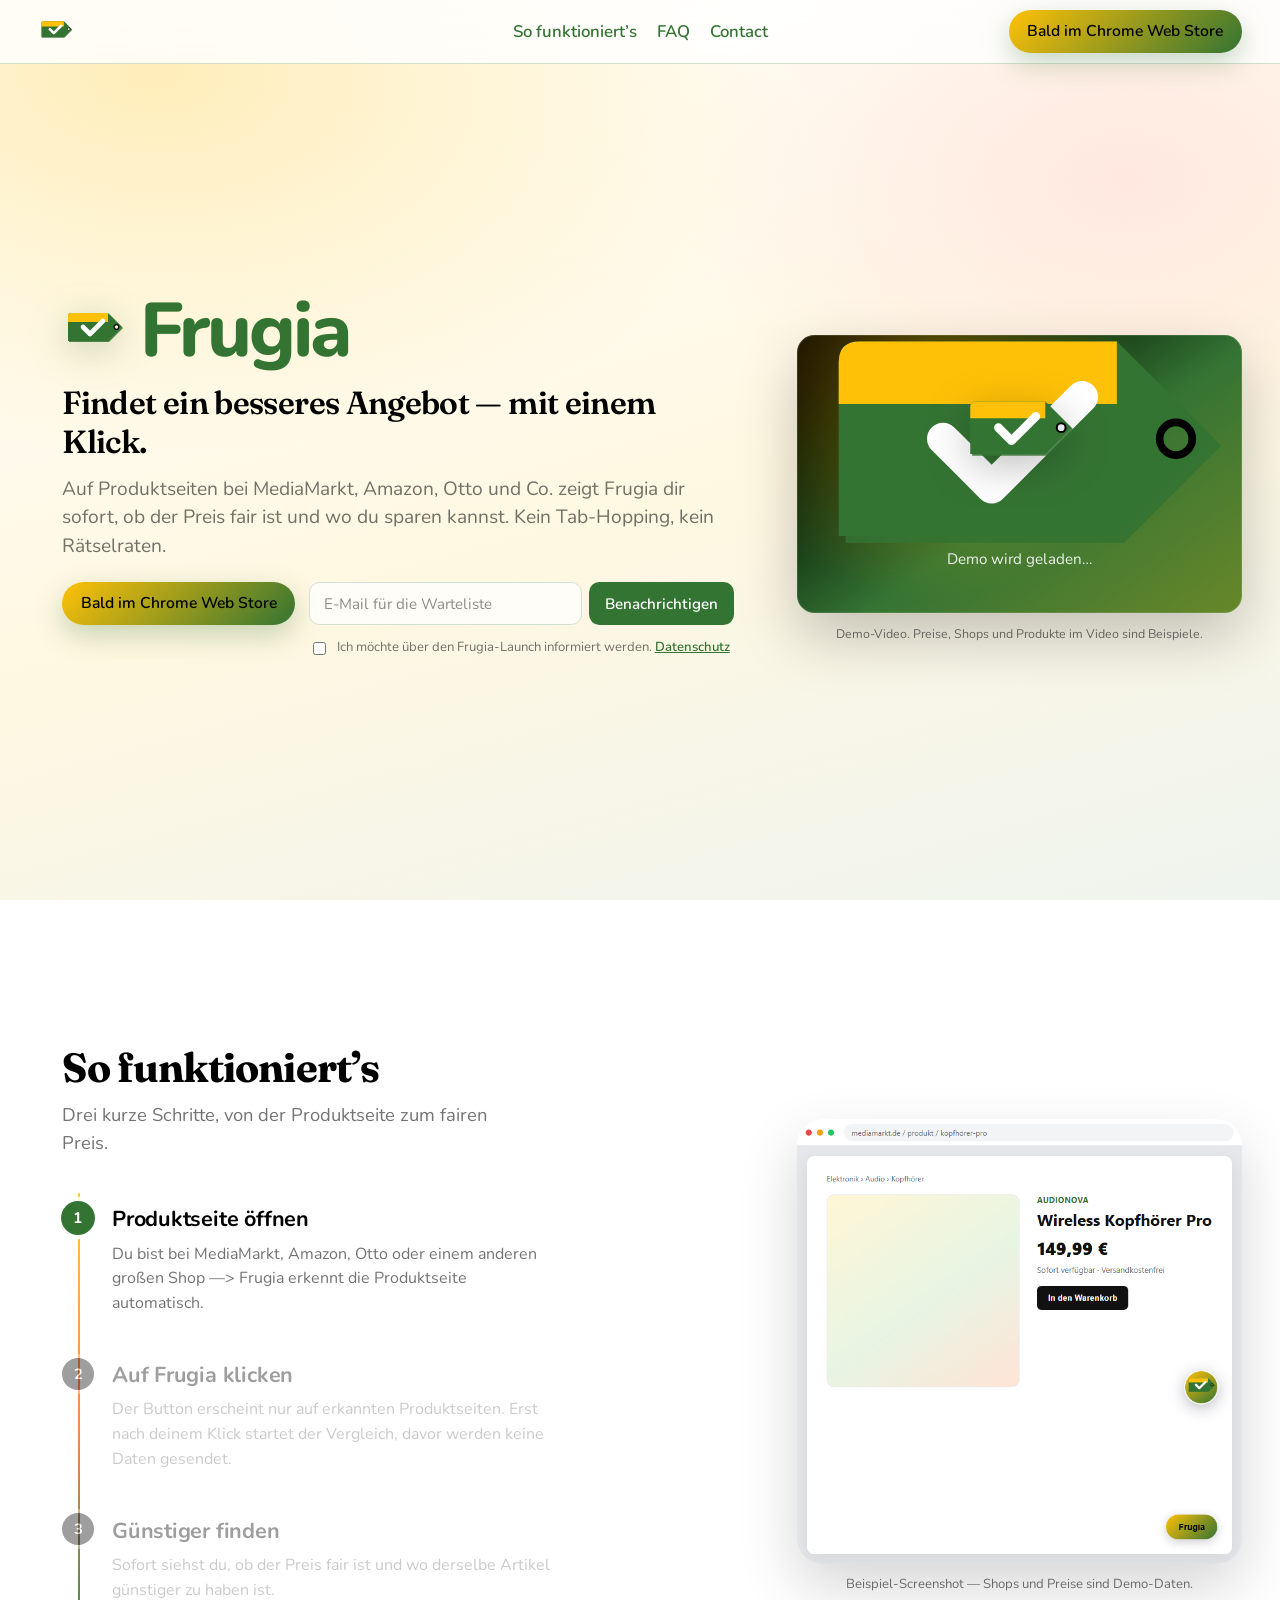
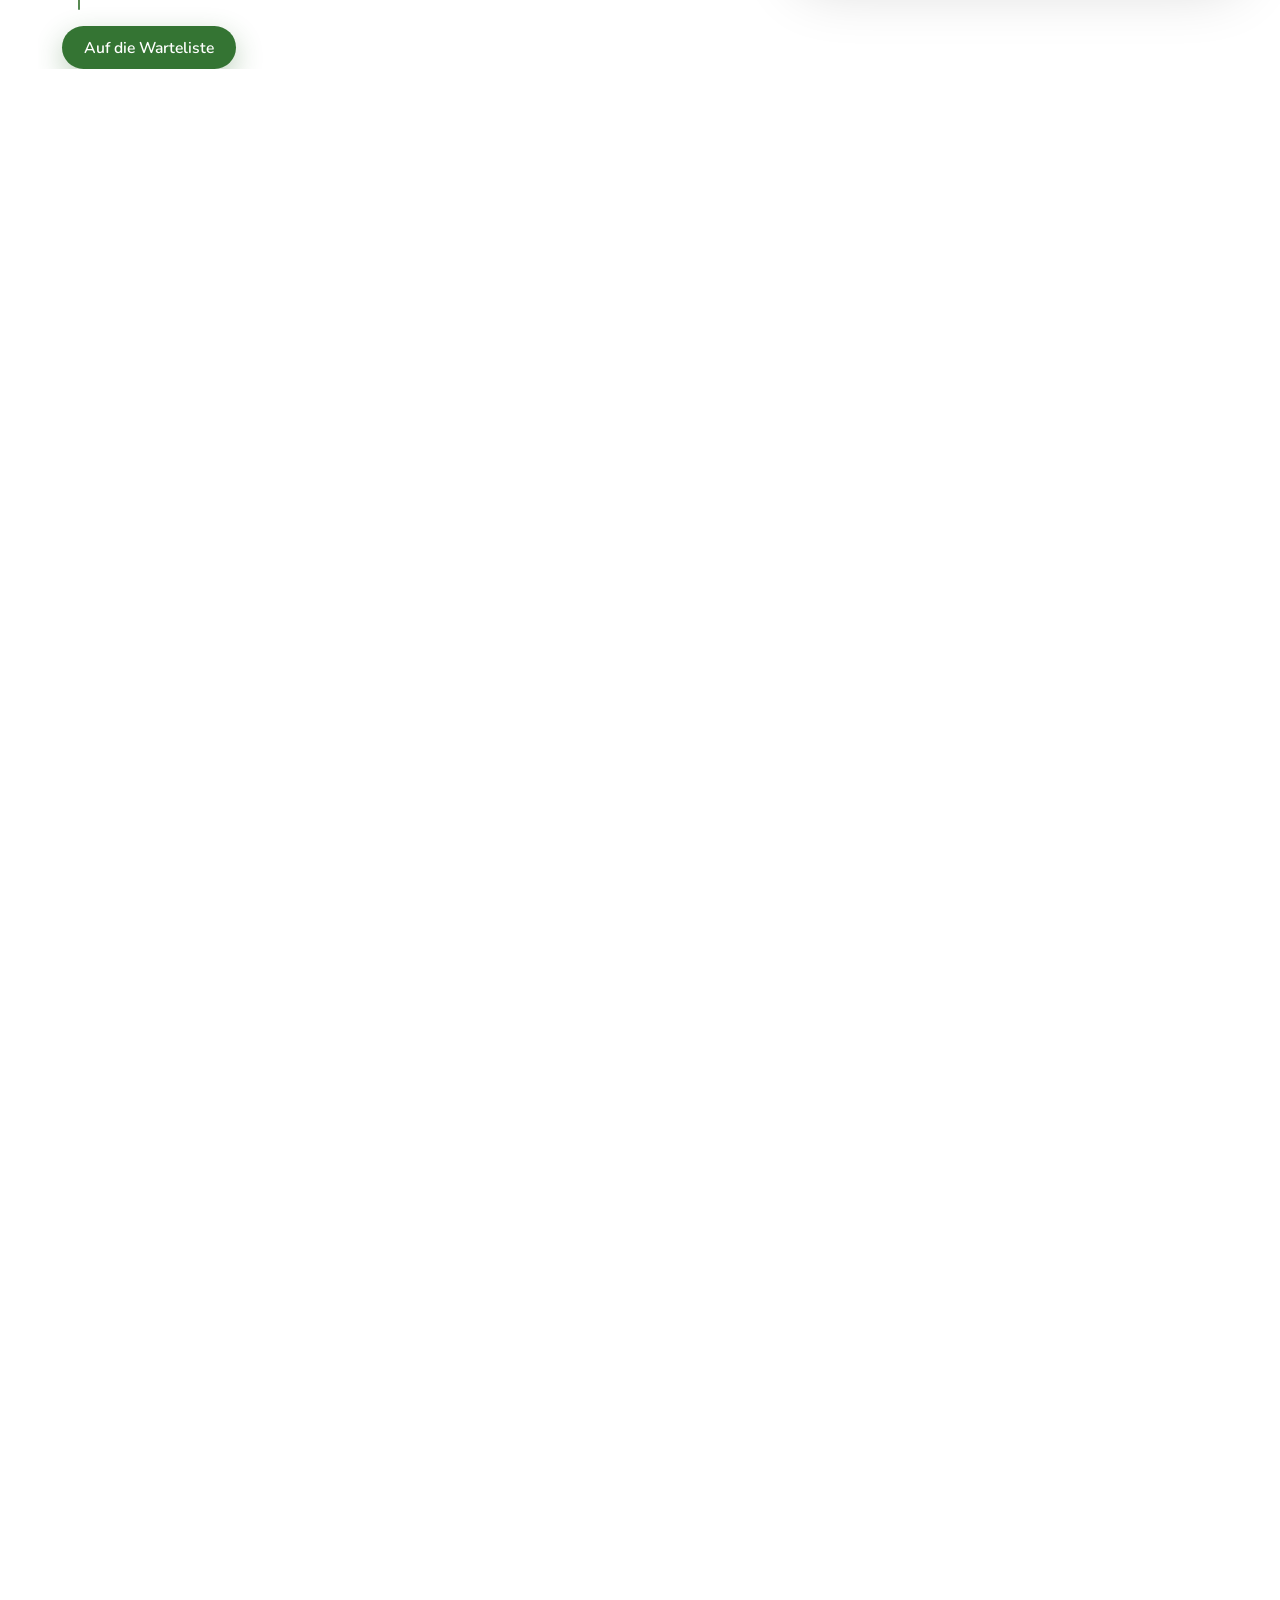
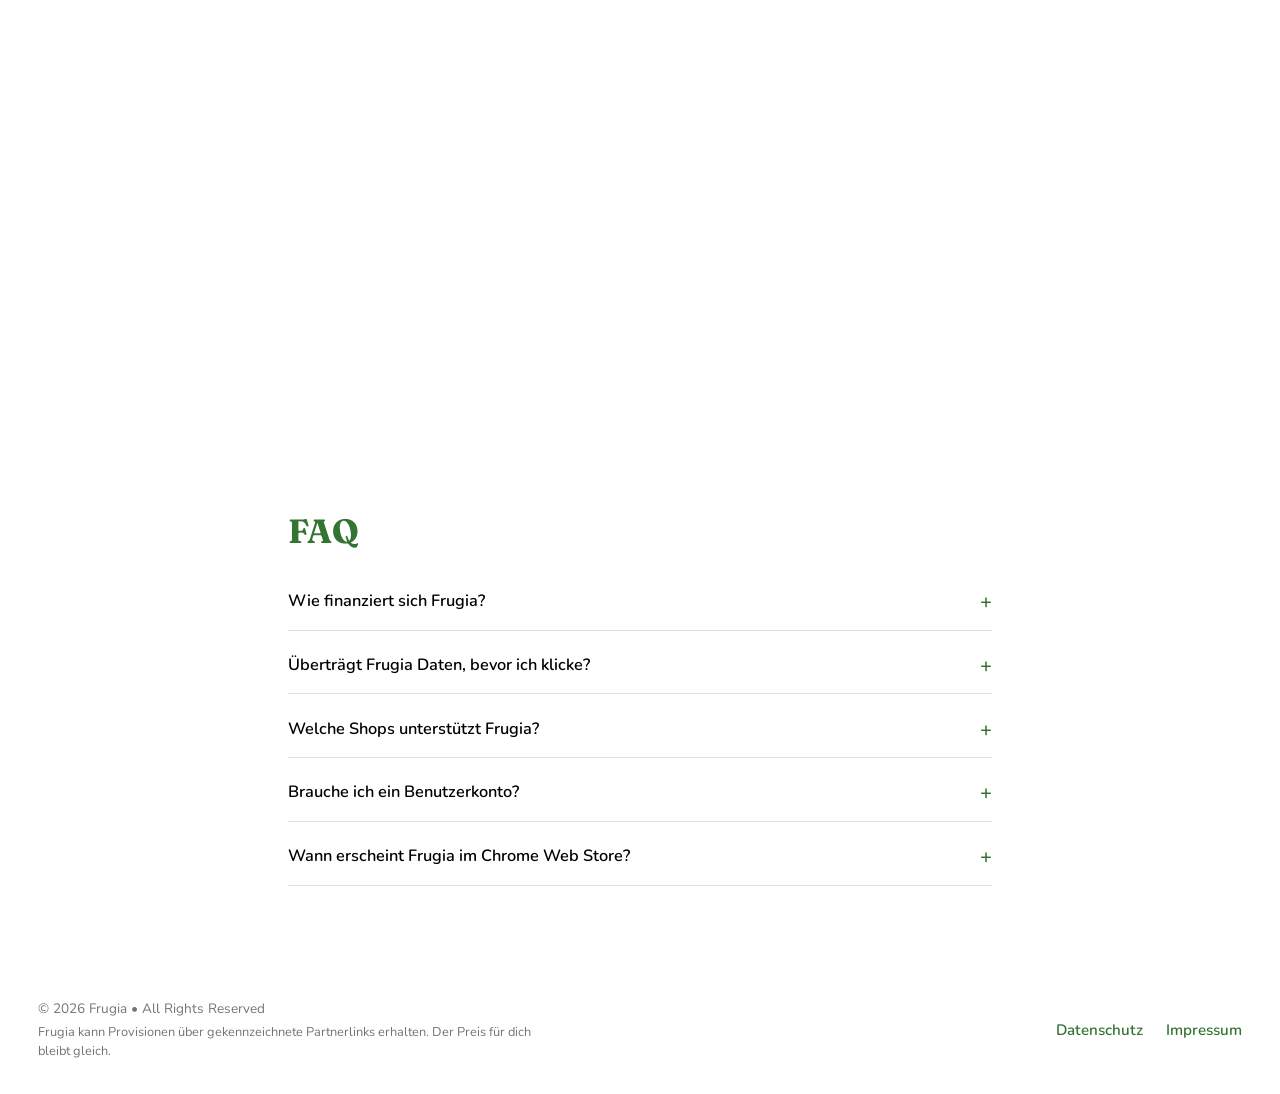
<file: index.html>
<!DOCTYPE html>
<html lang="de">
  <head>
    <meta charset="utf-8" />
    <meta name="viewport" content="width=device-width, initial-scale=1" />
    <link rel="icon" href="./frugia-fresh.svg" type="image/svg+xml" />
    <title>Frugia — Preisvergleich auf Klick</title>
    <meta
      name="description"
      content="Frugia ist eine Chrome-Erweiterung für deutsche Shops: ein Klick zeigt, ob der Preis fair ist und wo es günstiger geht."
    />
    <link rel="canonical" href="https://frugia.de/" />
    <!-- Awin -->
    <link rel="preconnect" href="https://fonts.googleapis.com" />
    <link rel="preconnect" href="https://fonts.gstatic.com" crossorigin />
    <link
      href="https://fonts.googleapis.com/css2?family=Fraunces:opsz,wght@9..144,600;9..144,700&family=Nunito:wght@400;600;700;800&display=swap"
      rel="stylesheet"
    />
    <script type="module" crossorigin src="./assets/main-BnHb24l8.js"></script>
    <link rel="modulepreload" crossorigin href="./assets/styles-DeHKLebg.js">
    <link rel="stylesheet" crossorigin href="./assets/styles-Dq2VAF1b.css">
      <script src="./brevo-config.js"></script>
  </head>
  <body>
    <noscript>
      <h1>Frugia — Preisvergleich auf Klick</h1>
      <p>
        Frugia ist eine Chrome-Erweiterung für deutsche Online-Shops. Auf
        Produktseiten bei MediaMarkt, Amazon, Otto und Co. zeigt Frugia mit
        einem Klick, ob der Preis fair ist und wo es günstiger geht.
      </p>
    </noscript>
    <div id="root"></div>
  </body>
</html>
</file>
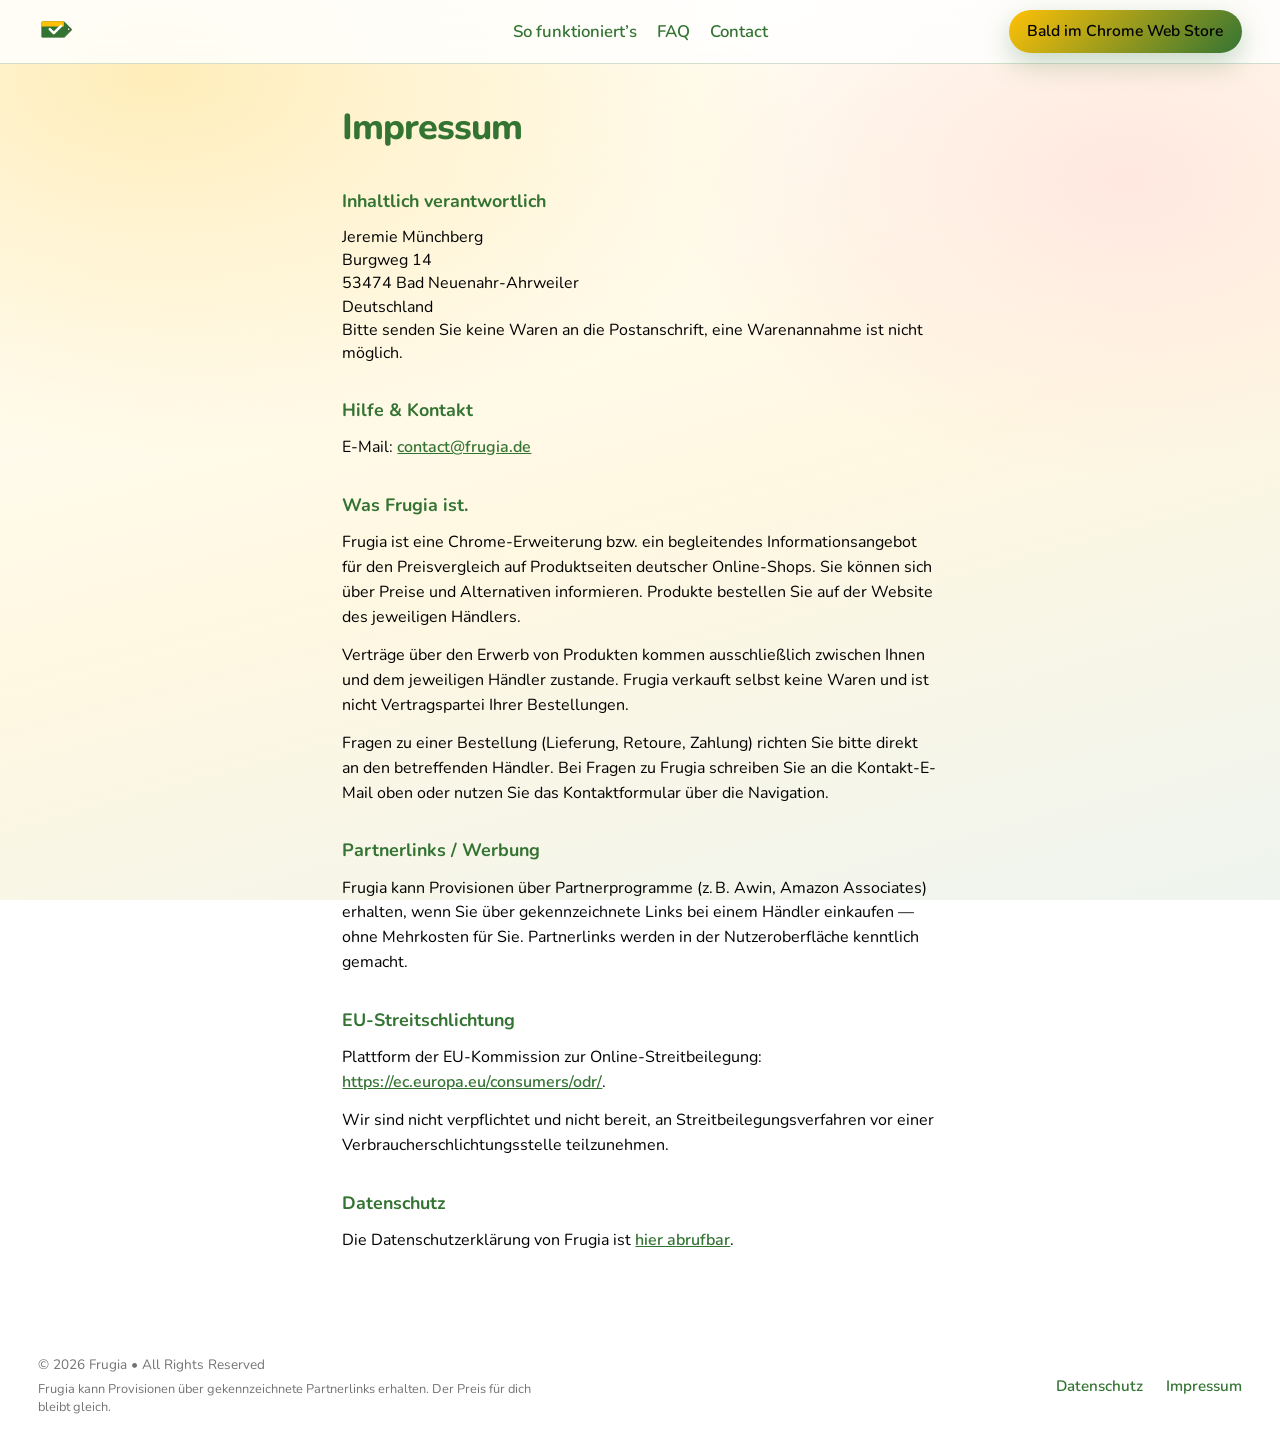
<file: impressum.html>
<!DOCTYPE html>
<html lang="de">
  <head>
    <meta charset="utf-8" />
    <meta name="viewport" content="width=device-width, initial-scale=1" />
    <link rel="icon" href="./frugia-fresh.svg" type="image/svg+xml" />
    <title>Impressum — Frugia</title>
    <meta name="description" content="Impressum und Anbieterkennzeichnung von Frugia." />
    <link rel="canonical" href="https://frugia.de/impressum.html" />
    <link rel="preconnect" href="https://fonts.googleapis.com" />
    <link rel="preconnect" href="https://fonts.gstatic.com" crossorigin />
    <link
      href="https://fonts.googleapis.com/css2?family=Fraunces:opsz,wght@9..144,600;9..144,700&family=Nunito:wght@400;600;700;800&display=swap"
      rel="stylesheet"
    />
    <script type="module" crossorigin src="./assets/impressum-B0s2U4Rv.js"></script>
    <link rel="modulepreload" crossorigin href="./assets/styles-DeHKLebg.js">
    <link rel="modulepreload" crossorigin href="./assets/LegalShell-BKi_blCk.js">
    <link rel="stylesheet" crossorigin href="./assets/styles-Dq2VAF1b.css">
  </head>
  <body>
    <div id="root"></div>
  </body>
</html>
</file>
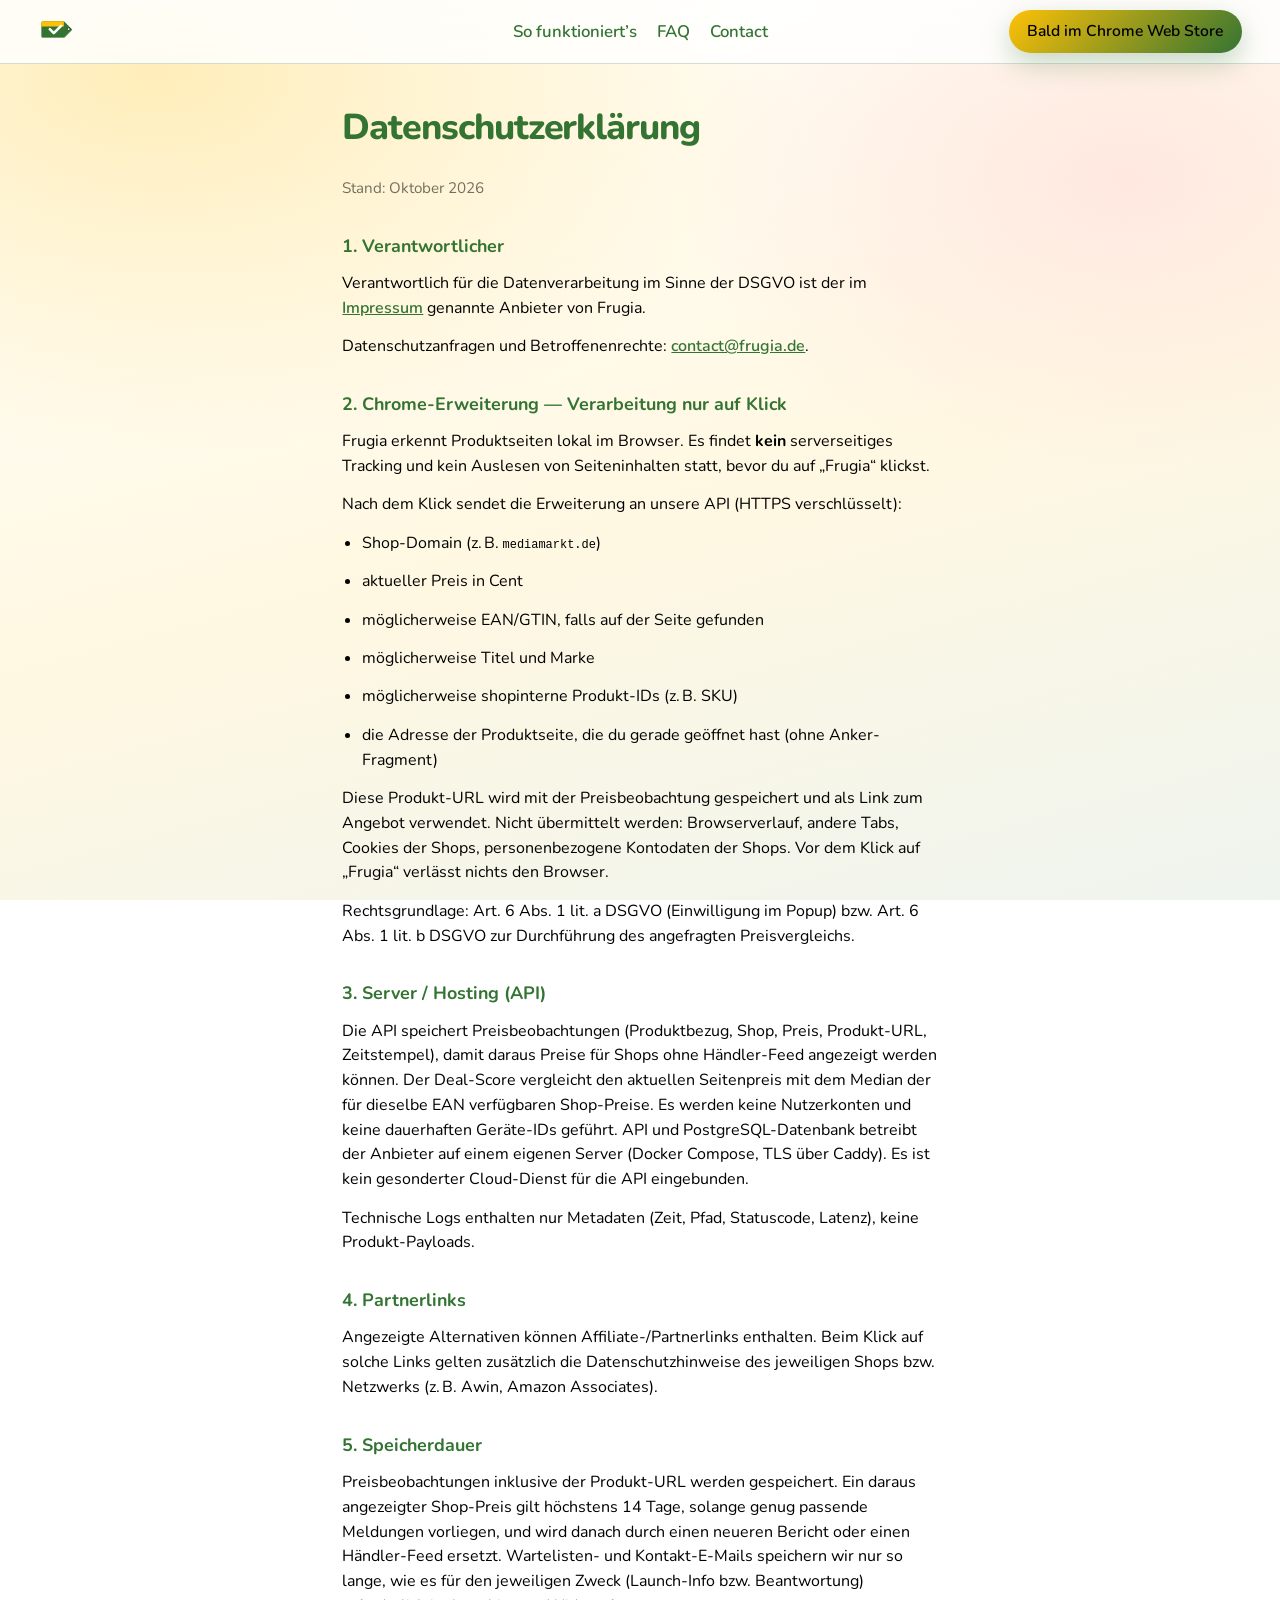
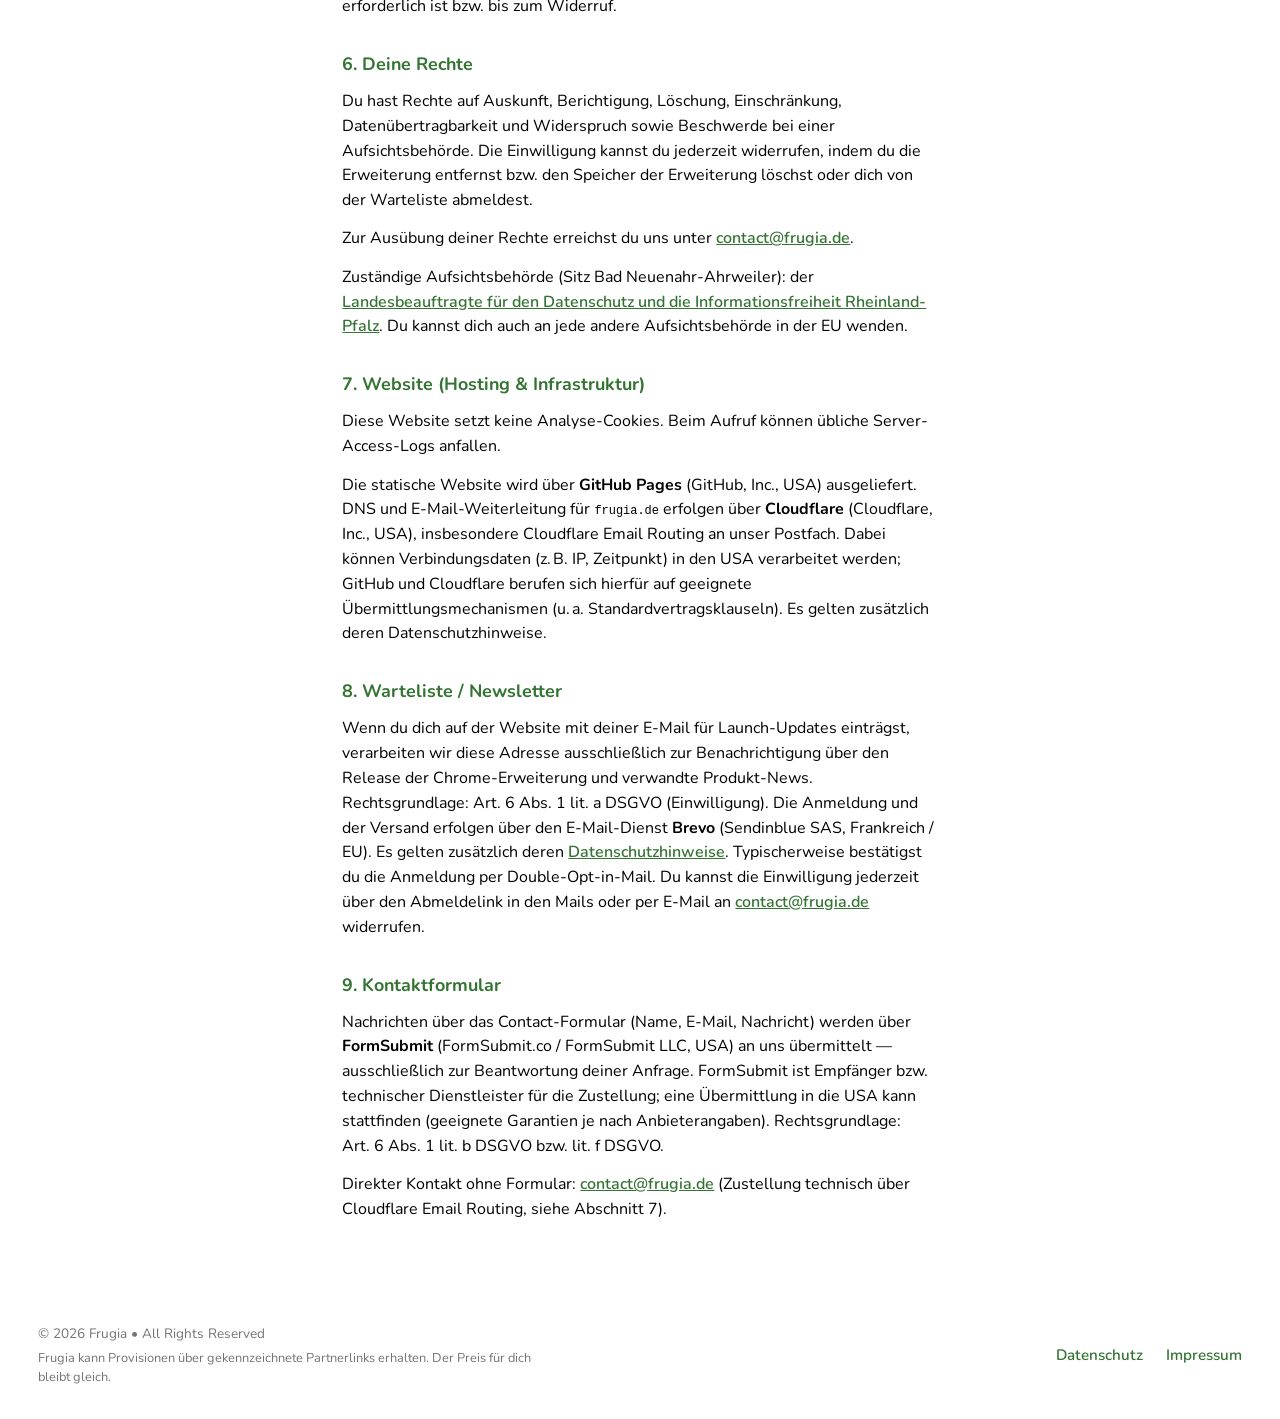
<file: privacy.html>
<!DOCTYPE html>
<html lang="de">
  <head>
    <meta charset="utf-8" />
    <meta name="viewport" content="width=device-width, initial-scale=1" />
    <link rel="icon" href="./frugia-fresh.svg" type="image/svg+xml" />
    <title>Datenschutzerklärung — Frugia</title>
    <meta
      name="description"
      content="Datenschutzerklärung von Frugia zur Chrome-Erweiterung und Website."
    />
    <link rel="canonical" href="https://frugia.de/privacy.html" />
    <link rel="preconnect" href="https://fonts.googleapis.com" />
    <link rel="preconnect" href="https://fonts.gstatic.com" crossorigin />
    <link
      href="https://fonts.googleapis.com/css2?family=Fraunces:opsz,wght@9..144,600;9..144,700&family=Nunito:wght@400;600;700;800&display=swap"
      rel="stylesheet"
    />
    <script type="module" crossorigin src="./assets/privacy-DdfgFTr3.js"></script>
    <link rel="modulepreload" crossorigin href="./assets/styles-DeHKLebg.js">
    <link rel="modulepreload" crossorigin href="./assets/LegalShell-BKi_blCk.js">
    <link rel="stylesheet" crossorigin href="./assets/styles-Dq2VAF1b.css">
  </head>
  <body>
    <div id="root"></div>
  </body>
</html>
</file>
<file: assets/styles-Dq2VAF1b.css>
:root{--green: #347433;--yellow: #FFC107;--orange: #FF6F3C;--red: #B22222;--ink: #000000;--paper: #FFFFFF;--berry: #347433;--berry-bright: #FFC107;--berry-deep: #347433;--accent-warm: #FF6F3C;--accent-hot: #B22222;--mist: color-mix(in srgb, #347433 22%, #FFFFFF);--text-muted: rgba(0, 0, 0, .55);--surface: rgba(255, 255, 255, .72);--phi: 1.618;--phi-major: 61.8%;--phi-minor: 38.2%;--nav-h: 4rem;--control-h: 2.65rem}*{box-sizing:border-box}html,body{margin:0;height:100%}body{font-family:Nunito,Segoe UI,sans-serif;color:var(--ink);background:radial-gradient(1200px 700px at 12% 8%,color-mix(in srgb,#FFC107 28%,#FFFFFF) 0%,transparent 55%),radial-gradient(900px 600px at 88% 20%,color-mix(in srgb,#FF6F3C 16%,#FFFFFF) 0%,transparent 50%),linear-gradient(165deg,#fff,color-mix(in srgb,#FFC107 12%,#FFFFFF) 55%,color-mix(in srgb,#347433 8%,#FFFFFF));background-attachment:fixed;overflow-x:clip;display:grid;grid-template-rows:var(--nav-h) auto;min-height:100dvh;height:auto}.topnav{position:sticky;top:0;display:grid;grid-template-columns:1fr auto 1fr;align-items:center;height:var(--nav-h);padding:0 clamp(1.25rem,3vw,2.5rem);border-bottom:1px solid color-mix(in srgb,#347433 22%,transparent);background:#ffffffd1;-webkit-backdrop-filter:blur(12px);backdrop-filter:blur(12px);z-index:20}.topnav-home{justify-self:start;display:inline-flex;align-items:center;line-height:0}.topnav-end{justify-self:end;display:flex;align-items:center}.topnav-home img{width:2.25rem;height:2.25rem;display:block}.topnav-home:hover{opacity:.85}.topnav-links{display:flex;align-items:center;justify-content:center;gap:1.25rem}.topnav-links a,.topnav button.nav-link{color:var(--berry-deep);font-weight:600;font-size:1.05rem;text-decoration:none;background:none;border:0;padding:0;cursor:pointer;font-family:inherit}.topnav-links a:hover,.topnav button.nav-link:hover{text-decoration:underline;text-underline-offset:3px}.page{min-height:calc(100dvh - var(--nav-h))}.landing{display:grid;grid-template-columns:minmax(0,1.618fr) minmax(0,1fr);column-gap:clamp(1rem,3vw,2.5rem);row-gap:clamp(1.75rem,4vw,3rem);padding:clamp(1.25rem,3vw,2.5rem);padding-bottom:clamp(2.5rem,6vw,4rem);align-items:start}.stage{display:contents}.pitch{grid-column:1;max-width:none;padding-inline:clamp(.25rem,2vw,1.5rem);animation:rise .7s ease-out both;align-self:center;min-height:calc(100dvh - var(--nav-h) - 4rem);display:flex;flex-direction:column;justify-content:center}.demo{grid-column:2;min-width:0;animation:rise .7s ease-out .12s both;align-self:center}.brand{display:flex;align-items:center;gap:.85rem;margin:0 0 1.1rem}.brand img{width:clamp(3rem,6vw,4rem);height:auto;flex-shrink:0;filter:drop-shadow(0 8px 18px color-mix(in srgb,#347433 28%,transparent))}.brand h1{font-family:Nunito,Segoe UI,sans-serif;font-weight:800;font-size:clamp(3rem,7vw,4.75rem);line-height:.92;letter-spacing:-.04em;margin:0;color:var(--berry-deep)}.headline{font-family:Fraunces,Georgia,serif;font-size:clamp(1.45rem,2.6vw,2rem);line-height:1.2;letter-spacing:-.02em;margin:0 0 .85rem;font-weight:600}.lead{margin:0 0 1.35rem;font-size:clamp(1.05rem,1.6vw,1.2rem);line-height:1.5;color:var(--text-muted)}.cta-row{display:flex;flex-wrap:wrap;align-items:flex-start;gap:.75rem .85rem}.cta{display:inline-flex;align-items:center;justify-content:center;height:var(--control-h);padding:0 1.15rem;background:linear-gradient(135deg,var(--berry-bright),var(--berry));color:#000;font-weight:600;font-size:.98rem;border-radius:999px;box-shadow:0 10px 28px color-mix(in srgb,#347433 28%,transparent);white-space:nowrap;line-height:1}.waitlist{display:flex;flex-direction:column;align-items:stretch;gap:.35rem;flex:1 1 14rem;min-width:min(100%,14rem)}.waitlist-fields{display:flex;align-items:center;gap:.45rem;height:var(--control-h)}.waitlist input[type=email]{flex:1 1 auto;min-width:0;height:100%;padding:0 .9rem;border:1px solid var(--mist);border-radius:.65rem;background:#ffffffb8;color:var(--ink);font:inherit;font-size:.95rem}.waitlist input[type=email]::placeholder{color:#00000073}.waitlist input[type=email]:focus{outline:2px solid var(--berry);outline-offset:1px;border-color:var(--berry)}.waitlist button{height:100%;padding:0 1rem;border:0;border-radius:.65rem;background:var(--berry-deep);color:#fff;font:inherit;font-weight:600;font-size:.95rem;cursor:pointer;white-space:nowrap}.waitlist button:hover{background:var(--berry)}.waitlist button:disabled{opacity:.65;cursor:wait}.waitlist-status{margin:0;font-size:.88rem;line-height:1.35;color:var(--text-muted);min-height:1.2em}.waitlist-optin{display:flex;align-items:flex-start;gap:.5rem;margin:.55rem 0 0;font-size:.82rem;line-height:1.35;color:var(--text-muted);cursor:pointer}.waitlist-optin input{margin-top:.15rem;flex:0 0 auto}.waitlist-optin a,.waitlist-status.is-ok{color:var(--berry-deep);font-weight:600}.waitlist-status.is-err{color:var(--accent-hot)}.sr-only{position:absolute;width:1px;height:1px;padding:0;margin:-1px;overflow:hidden;clip:rect(0,0,0,0);white-space:nowrap;border:0}.contact-dialog{border:0;border-radius:1rem;padding:0;width:min(26rem,calc(100vw - 2rem));background:#fff;color:var(--ink);box-shadow:0 24px 64px #00000038}.contact-dialog::backdrop{background:#0000006b;-webkit-backdrop-filter:blur(3px);backdrop-filter:blur(3px)}.contact-panel{padding:1.35rem 1.4rem 1.5rem}.contact-panel header{display:flex;align-items:flex-start;justify-content:space-between;gap:1rem;margin-bottom:1rem}.contact-panel h2{font-family:Fraunces,Georgia,serif;font-size:1.45rem;margin:0;color:var(--berry-deep)}.contact-close{border:0;background:transparent;color:var(--text-muted);font-size:1.35rem;line-height:1;cursor:pointer;padding:.15rem}.contact-close:hover{color:var(--ink)}.contact-form{display:grid;gap:.75rem}.contact-form label{display:grid;gap:.3rem;font-size:.9rem;font-weight:600;color:var(--berry-deep)}.contact-form input,.contact-form textarea{width:100%;border:1px solid var(--mist);border-radius:.65rem;background:#ffffffd9;color:var(--ink);font:inherit;font-weight:400;padding:.65rem .8rem}.contact-form textarea{min-height:7rem;resize:vertical}.contact-form input:focus,.contact-form textarea:focus{outline:2px solid var(--berry);outline-offset:1px;border-color:var(--berry)}.contact-actions{display:flex;align-items:center;gap:.75rem;margin-top:.25rem}.waitlist-success-body{margin:0 0 1.15rem;font-size:1.02rem;line-height:1.45;color:var(--text-muted)}.contact-actions button[type=submit],.waitlist-success-dialog .contact-actions button{height:var(--control-h);padding:0 1.1rem;border:0;border-radius:.65rem;background:var(--berry-deep);color:#fff;font:inherit;font-weight:600;cursor:pointer}.contact-actions button[type=submit]:hover,.waitlist-success-dialog .contact-actions button:hover{background:var(--berry)}.contact-actions button[type=submit]:disabled{opacity:.65;cursor:wait}.contact-status{margin:0;font-size:.88rem;color:var(--text-muted)}.contact-status.is-ok{color:var(--berry-deep);font-weight:600}.contact-status.is-err{color:var(--accent-hot)}.demo-frame{position:relative;width:100%;aspect-ratio:16 / 10;max-height:min(62dvh,520px);margin-inline:auto;border-radius:1.1rem;overflow:hidden;background:radial-gradient(circle at 30% 20%,color-mix(in srgb,#FFC107 40%,transparent),transparent 55%),linear-gradient(145deg,#000,#347433 55%,color-mix(in srgb,#347433 75%,#FFC107 25%));box-shadow:0 24px 60px #00000038,inset 0 0 0 1px #ffffff1f}.demo-frame video{display:block;width:100%;height:100%;object-fit:cover;background:transparent}.demo-fallback{position:absolute;inset:0;display:grid;place-items:center;padding:1.5rem;text-align:center;color:#fff;pointer-events:none;opacity:0;transition:opacity .25s ease}.demo-frame.is-empty .demo-fallback{opacity:1}.demo-fallback img{width:min(7.5rem,36%);height:auto;margin-bottom:.85rem;filter:drop-shadow(0 10px 20px rgba(0,0,0,.25));animation:floaty 3.2s ease-in-out infinite}.demo-fallback p{margin:0;font-size:.95rem;line-height:1.4;max-width:16rem;color:#ffffffe6}.demo-disclaimer{margin:.75rem auto 0;max-width:36rem;font-size:.78rem;line-height:1.4;color:var(--text-muted);text-align:center}.rail{display:flex;align-items:center;justify-content:space-between;gap:1rem;min-height:8rem;padding:2rem clamp(1.25rem,3vw,2.5rem);border-top:0;background:transparent;animation:rise .6s ease-out .2s both}.rail-meta{display:grid;gap:.35rem;max-width:min(36rem,100%)}.affiliate-note{margin:0;color:var(--text-muted);font-size:.8rem;line-height:1.45;max-width:32rem}.legal-page{width:min(42rem,100%);margin:0 auto;padding:2.25rem clamp(1.25rem,3vw,2.5rem) 3.5rem;line-height:1.55}.legal-page h1{font-family:Nunito,Segoe UI,sans-serif;font-weight:800;font-size:clamp(1.85rem,4vw,2.25rem);letter-spacing:-.03em;margin:0 0 1.35rem;color:var(--berry-deep)}.legal-page h2{font-family:Nunito,Segoe UI,sans-serif;font-weight:700;font-size:1.12rem;margin:2rem 0 .65rem;color:var(--berry-deep)}.legal-page p,.legal-page li{margin:0 0 .85rem}.legal-page .identity{margin:0 0 .25rem;line-height:1.45}.legal-page a{color:var(--berry-deep);font-weight:600}.legal-page .muted{color:var(--text-muted);font-size:.95rem}.legal-page ul{margin:0 0 .85rem;padding-left:1.2rem}.legal-page code{font-size:.92em}.rail-links{display:flex;flex-wrap:wrap;gap:.85rem 1.4rem}.rail a{color:var(--berry-deep);text-decoration:none;font-weight:600;font-size:.95rem}.rail a:hover{text-decoration:underline;text-underline-offset:3px}.copyright{margin:0;color:var(--text-muted);font-size:.85rem;white-space:nowrap}#waitlist{scroll-margin-top:calc(var(--nav-h) + 1rem)}.how{scroll-margin-top:var(--nav-h)}.how-track{height:300vh}.how-pin{position:sticky;top:var(--nav-h);height:calc(100dvh - var(--nav-h));display:grid;grid-template-columns:minmax(0,1.618fr) minmax(0,1fr);column-gap:clamp(1rem,3vw,2.5rem);align-items:center;padding:clamp(1.25rem,3vw,2.5rem);overflow:hidden}.how-copy{min-width:0;padding-inline:clamp(.25rem,2vw,1.5rem);max-height:100%;overflow:auto}.how h2{font-family:Fraunces,Georgia,serif;font-size:clamp(1.85rem,3.4vw,2.55rem);line-height:1.15;letter-spacing:-.02em;margin:0 0 .65rem;color:var(--ink)}.how-lead{margin:0 0 1.75rem;font-size:clamp(1.02rem,1.5vw,1.15rem);line-height:1.5;color:var(--text-muted);max-width:28rem}.how-steps{list-style:none;margin:0;padding:0;position:relative}.how-steps:before{content:"";position:absolute;left:.95rem;top:.55rem;bottom:.55rem;width:2px;border-radius:999px;background:linear-gradient(180deg,var(--yellow) 0%,var(--orange) 55%,var(--green) 100%);opacity:.85}.how-step{display:grid;grid-template-columns:2.1rem 1fr;gap:1rem;align-items:start;padding:1.1rem 0 1.5rem;opacity:.38;transition:opacity .35s ease}.how-step:last-child{padding-bottom:1rem}.how-step.is-active{opacity:1}.how-step-num{width:2rem;height:2rem;border-radius:50%;background:var(--ink);color:#fff;font-weight:700;font-size:.92rem;display:grid;place-items:center;position:relative;z-index:1;box-shadow:0 0 0 4px color-mix(in srgb,#FFFFFF 88%,transparent);transition:background .3s ease,transform .3s ease}.how-step.is-active .how-step-num{background:var(--berry-deep);transform:scale(1.06)}.how-step-body h3{margin:.15rem 0 .45rem;font-size:clamp(1.12rem,1.8vw,1.35rem);font-weight:700;letter-spacing:-.01em;color:var(--ink)}.how-step-body p{margin:0;font-size:1rem;line-height:1.55;color:var(--text-muted);max-width:28rem}.how-cta{display:inline-flex;align-items:center;justify-content:center;margin-top:.5rem;height:var(--control-h);padding:0 1.35rem;border-radius:999px;background:var(--green);color:#fff;font-weight:600;font-size:.98rem;text-decoration:none;box-shadow:0 10px 28px color-mix(in srgb,#347433 32%,transparent);transition:background .2s ease,transform .2s ease}.how-cta:hover{background:color-mix(in srgb,var(--green) 88%,#000000);transform:translateY(-1px)}.how-visual{justify-self:center;align-self:center;width:100%;max-width:min(100%,34rem)}.how-visual-sticky{display:grid;width:100%;margin-inline:auto}.how-panel{grid-area:1 / 1;display:flex;flex-direction:column;gap:.65rem;opacity:0;transform:scale(.97);pointer-events:none;transition:opacity .45s ease,transform .45s ease}.how-panel.is-active{opacity:1;transform:scale(1);pointer-events:auto;z-index:1}.how-panel-frame{width:100%;max-height:min(62dvh,32rem);aspect-ratio:1 / 1;border-radius:1.6rem;overflow:hidden;background:#e8ebe9;box-shadow:0 24px 60px #00000029,inset 0 0 0 1px #ffffff59}.how-panel-shot{display:block;width:100%;height:100%;object-fit:cover;object-position:center top}.how-panel-caption{margin:0;font-size:.82rem;line-height:1.45;color:var(--text-muted);text-align:center}.faq{padding:clamp(2.5rem,6vw,4.5rem) clamp(1.25rem,3vw,2.5rem) clamp(3rem,7vw,5rem);border-top:0;background:transparent;scroll-margin-top:calc(var(--nav-h) + .75rem)}.faq-inner{width:min(44rem,100%);margin:0 auto}.faq h2{font-family:Fraunces,Georgia,serif;font-size:clamp(1.6rem,3vw,2.1rem);margin:0 0 1.25rem;color:var(--berry-deep);letter-spacing:-.02em}.faq-list{margin:0;padding:0;list-style:none;display:grid;gap:.35rem}.faq-list details{border-bottom:1px solid rgba(0,0,0,.12);padding:.15rem 0}.faq-list summary{list-style:none;cursor:pointer;font-weight:600;font-size:1.02rem;line-height:1.35;padding:.95rem 1.6rem .95rem 0;color:var(--ink);position:relative}.faq-list summary::-webkit-details-marker{display:none}.faq-list summary:after{content:"+";position:absolute;right:0;top:50%;transform:translateY(-50%);color:var(--berry);font-weight:600;font-size:1.25rem}.faq-list details[open] summary:after{content:"–"}.faq-list summary:hover{color:var(--berry-deep)}.faq-list p{margin:0 0 1rem;max-width:40rem;color:var(--text-muted);line-height:1.55;font-size:.98rem}@keyframes rise{0%{opacity:0;transform:translateY(14px)}to{opacity:1;transform:translateY(0)}}@keyframes floaty{0%,to{transform:translateY(0)}50%{transform:translateY(-8px)}}@media(max-width:860px){body{height:auto;min-height:100dvh;overflow-x:hidden}.page{min-height:calc(100dvh - var(--nav-h))}.landing{grid-template-columns:1fr;row-gap:1.5rem;padding-top:2rem;padding-bottom:1.25rem}.pitch{grid-column:1;order:1;min-height:auto;align-self:start}.demo{grid-column:1;order:2;align-self:start}.demo-frame{max-height:none;aspect-ratio:16 / 10}.how-pin{grid-template-columns:1fr;grid-template-rows:auto auto minmax(0,1fr) auto auto;row-gap:.55rem;padding-block:.85rem;padding-inline:clamp(1.25rem,3vw,2.5rem)}.how-copy{display:contents}.how-head{grid-row:1}.how-lead{margin-bottom:.35rem}.how-steps{display:contents}.how-steps:before{content:none}.how-step[data-step="1"]{grid-row:2}.how-visual{grid-row:3;width:min(100%,22rem);max-width:min(100%,22rem)}.how-panel-frame{max-height:min(34dvh,14rem)}.how-step[data-step="2"]{grid-row:4}.how-step[data-step="3"]{grid-row:5}.how-step{padding:.45rem 0}.how-step:not(.is-active) .how-step-body p{display:none}.how-cta{display:none}.rail{flex-direction:column;align-items:flex-start;justify-content:center;padding-block:1.25rem;min-height:8rem}.topnav-links{gap:.85rem}.topnav-links a,.topnav button.nav-link{font-size:.95rem}}#root{display:contents}
</file>
